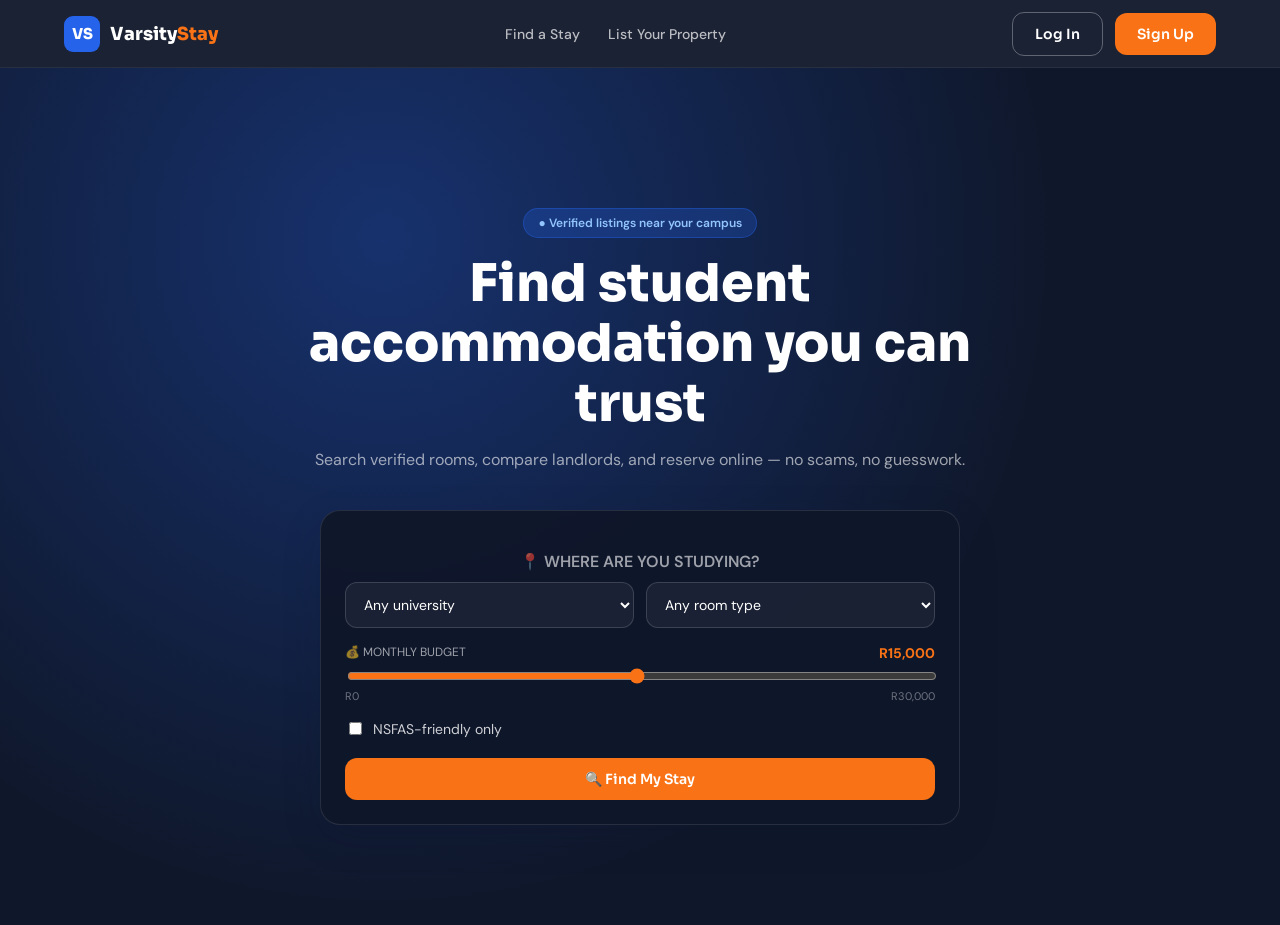
<file: index.html>
<!DOCTYPE html>
<html lang="en">
<head>
  <meta charset="UTF-8">
  <meta name="viewport" content="width=device-width, initial-scale=1.0">
  <title>VarsityStay — Find Your Stay</title>
  <link rel="preconnect" href="https://fonts.googleapis.com">
  <link href="https://fonts.googleapis.com/css2?family=DM+Sans:wght@400;500;700&family=Sora:wght@600;700;800;900&display=swap" rel="stylesheet">
  <link rel="stylesheet" href="css/styles.css">
</head>
<body>
  <div class="page">
    <div id="nav-placeholder"></div>

    <main class="main">
      <section class="hero">
        <div class="hero-content">
          <span class="hero-badge">● Verified listings near your campus</span>
          <h1>Find student accommodation you can trust</h1>
          <p>Search verified rooms, compare landlords, and reserve online — no scams, no guesswork.</p>
        </div>

        <div class="search-card">
          <p class="search-label">📍 WHERE ARE YOU STUDYING?</p>
          <div class="search-grid">
            <select id="university-select">
              <option value="">Any university</option>
            </select>
            <select id="room-type-select">
              <option value="">Any room type</option>
              <option value="Single room">Single room</option>
              <option value="Shared room">Shared room</option>
              <option value="Studio">Studio</option>
            </select>
          </div>

          <div class="budget-row">
            <span>💰 MONTHLY BUDGET</span>
            <span class="budget-value" id="budget-display">R15,000</span>
          </div>
          <input type="range" id="budget-slider" min="500" max="30000" step="100" value="15000">
          <div class="range-labels"><span>R0</span><span>R30,000</span></div>

          <label class="checkbox-row">
            <input type="checkbox" id="nsfas-checkbox">
            NSFAS-friendly only
          </label>

          <button class="btn btn-primary btn-block" style="margin-top:20px" id="search-btn">🔍 Find My Stay</button>
        </div>
      </section>
    </main>
  </div>

  <script src="js/lib/supabase.js"></script>
  <script src="js/config.js"></script>
  <script src="js/auth.js"></script>
  <script src="js/nav.js"></script>
  <script>
    const budgetSlider = document.getElementById('budget-slider');
    const budgetDisplay = document.getElementById('budget-display');
    budgetSlider.addEventListener('input', () => {
      budgetDisplay.textContent = 'R' + Number(budgetSlider.value).toLocaleString();
    });

    async function loadUniversities() {
      const { data } = await supabaseClient.from('properties').select('university');
      if (!data) return;
      const unique = [...new Set(data.map(r => r.university))].sort();
      const select = document.getElementById('university-select');
      unique.forEach(u => {
        const opt = document.createElement('option');
        opt.value = u;
        opt.textContent = u;
        select.appendChild(opt);
      });
    }
    loadUniversities();

    document.getElementById('search-btn').addEventListener('click', () => {
      const params = new URLSearchParams();
      const uni = document.getElementById('university-select').value;
      const roomType = document.getElementById('room-type-select').value;
      const nsfas = document.getElementById('nsfas-checkbox').checked;
      if (uni) params.set('university', uni);
      if (roomType) params.set('room_type', roomType);
      params.set('max_budget', budgetSlider.value);
      if (nsfas) params.set('nsfas_only', 'true');
      window.location.href = 'properties.html?' + params.toString();
    });
  </script>
</body>
</html>
</file>
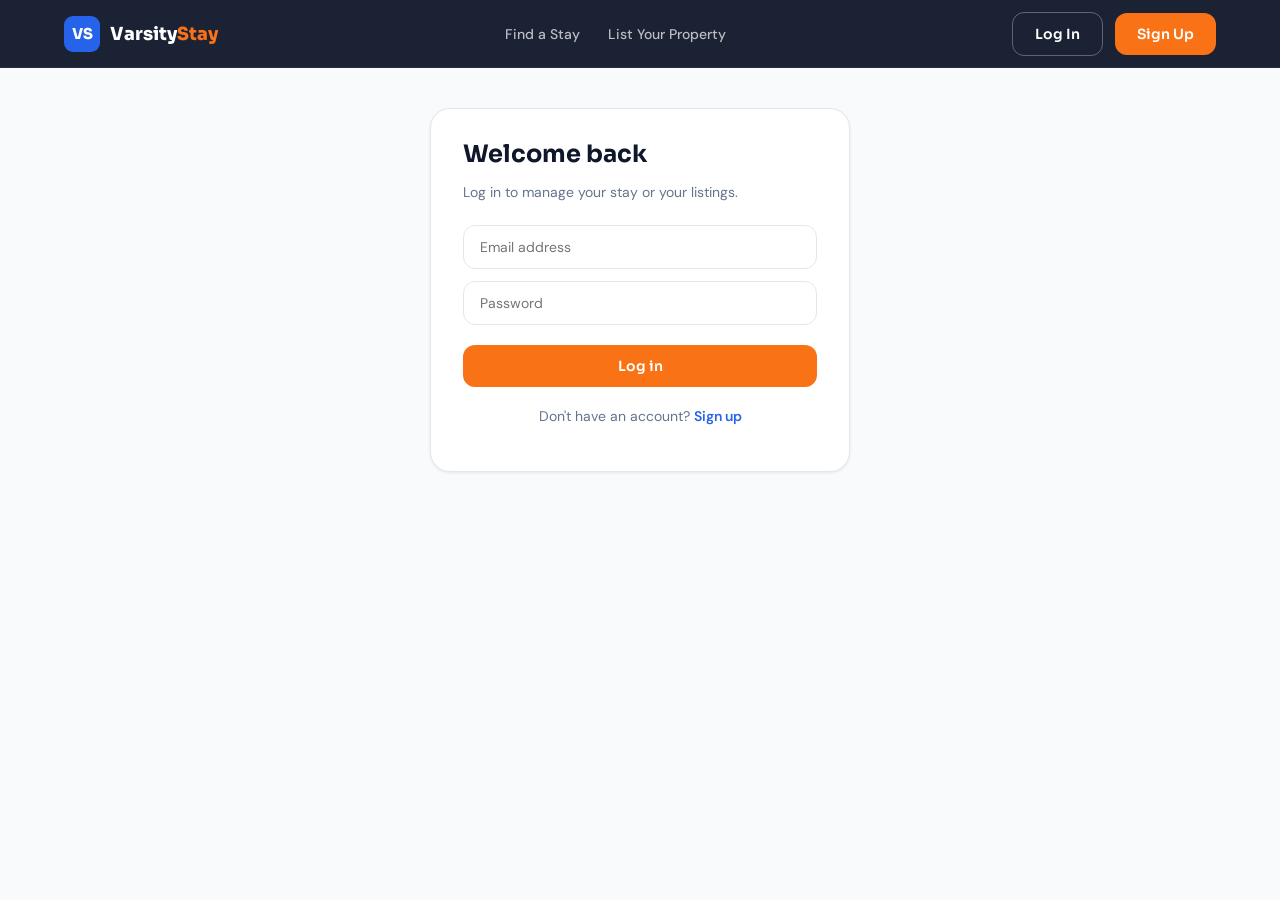
<file: dashboard-landlord.html>
<!DOCTYPE html>
<html lang="en">
<head>
  <meta charset="UTF-8">
  <meta name="viewport" content="width=device-width, initial-scale=1.0">
  <title>My Listings — VarsityStay</title>
  <link rel="preconnect" href="https://fonts.googleapis.com">
  <link href="https://fonts.googleapis.com/css2?family=DM+Sans:wght@400;500;700&family=Sora:wght@600;700;800;900&display=swap" rel="stylesheet">
  <link rel="stylesheet" href="css/styles.css">
  <style>
    .listing-card { background:#fff; border:1px solid var(--gray-200); border-radius:16px; padding:20px; }
    .listing-card .name { font-weight:700; }
    .listing-card .meta { color:var(--gray-500); font-size:13px; margin-top:2px; }
  </style>
</head>
<body>
  <div class="page">
    <div id="nav-placeholder"></div>
    <main class="main" style="background:var(--gray-50)">
      <div class="container" style="padding-top:32px;padding-bottom:60px">
        <div class="dash-header">
          <div>
            <h1>My Listings</h1>
            <p id="signed-in-as">Loading…</p>
          </div>
          <button class="btn btn-ghost" id="logout-btn">Log out</button>
        </div>
        <div id="listings-container"></div>
      </div>
    </main>
  </div>

  <script src="js/lib/supabase.js"></script>
  <script src="js/config.js"></script>
  <script src="js/auth.js"></script>
  <script src="js/nav.js"></script>
  <script>
    document.getElementById('logout-btn').addEventListener('click', logOut);

    async function loadDashboard() {
      const user = await requireAuth();
      if (!user) return;

      const profile = await getCurrentProfile();
      document.getElementById('signed-in-as').textContent = `Signed in as ${profile?.full_name || ''}`;

      const { data: properties } = await supabaseClient
        .from('properties')
        .select('*')
        .eq('landlord_id', user.id);

      const container = document.getElementById('listings-container');

      if (!properties || properties.length === 0) {
        container.innerHTML = `
          <div class="empty-state">
            <p>You haven't listed a property yet.</p>
            <p style="font-size:13px;color:var(--gray-400);margin-top:4px">Adding listings is coming in Week 2.</p>
          </div>
        `;
        return;
      }

      container.innerHTML = `<div class="grid">` + properties.map(p => `
        <div class="listing-card">
          <div class="name">${p.name}</div>
          <div class="meta">R${Number(p.monthly_rent).toLocaleString()}/mo · ${p.available ? 'Available' : 'Unavailable'}</div>
        </div>
      `).join('') + `</div>`;
    }
    loadDashboard();
  </script>
</body>
</html>
</file>
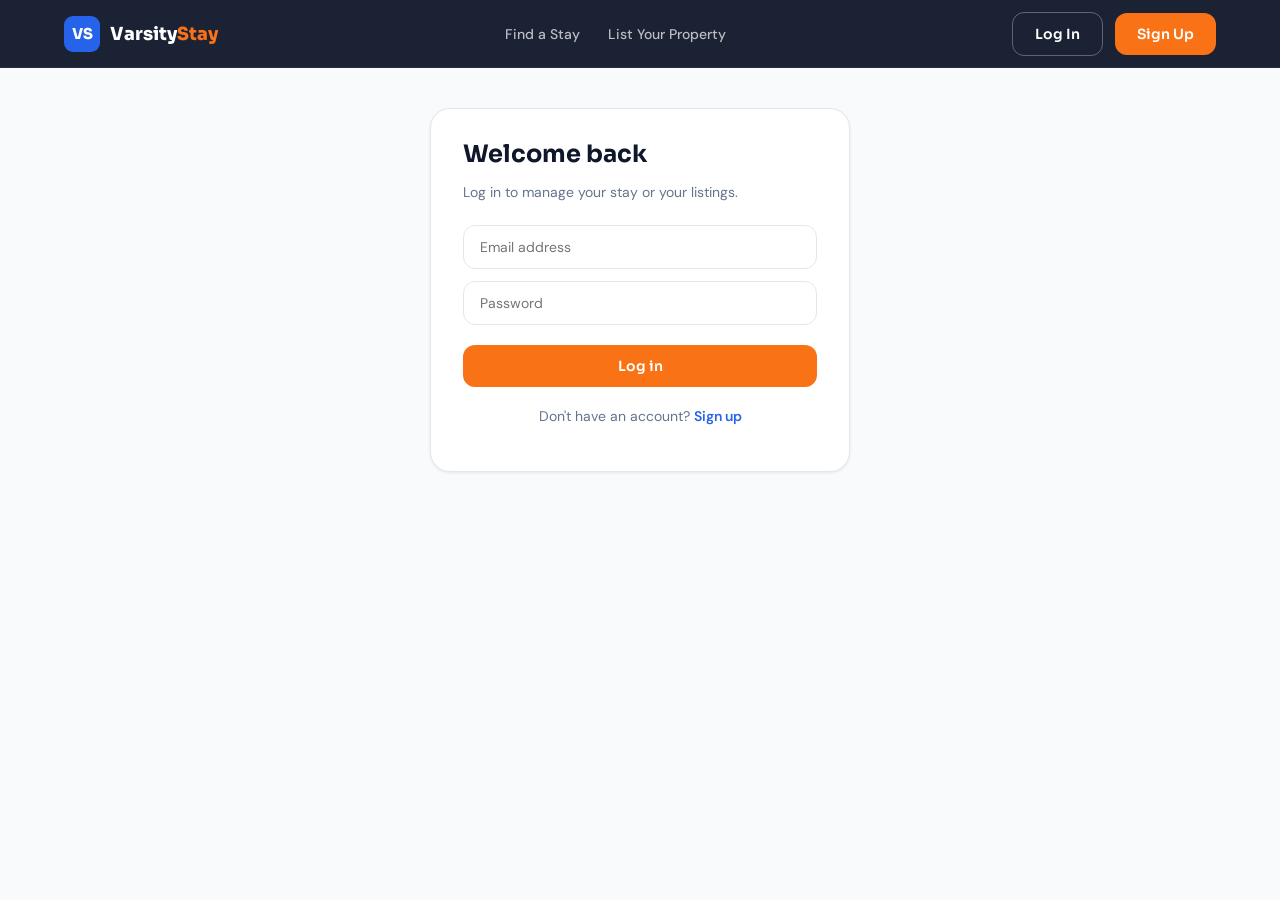
<file: dashboard-student.html>
<!DOCTYPE html>
<html lang="en">
<head>
  <meta charset="UTF-8">
  <meta name="viewport" content="width=device-width, initial-scale=1.0">
  <title>My Stay — VarsityStay</title>
  <link rel="preconnect" href="https://fonts.googleapis.com">
  <link href="https://fonts.googleapis.com/css2?family=DM+Sans:wght@400;500;700&family=Sora:wght@600;700;800;900&display=swap" rel="stylesheet">
  <link rel="stylesheet" href="css/styles.css">
  <style>
    .res-card { background:#fff; border:1px solid var(--gray-200); border-radius:16px; padding:20px; margin-bottom:12px; }
    .res-card .name { font-weight:700; }
    .res-card .meta { color:var(--gray-500); font-size:13px; margin-top:2px; }
    .status { text-transform: capitalize; font-weight: 600; }
  </style>
</head>
<body>
  <div class="page">
    <div id="nav-placeholder"></div>
    <main class="main" style="background:var(--gray-50)">
      <div class="container" style="padding-top:32px;padding-bottom:60px">
        <div class="dash-header">
          <div>
            <h1>My Stay</h1>
            <p id="signed-in-as">Loading…</p>
          </div>
          <button class="btn btn-ghost" id="logout-btn">Log out</button>
        </div>
        <div id="reservations-container"></div>
      </div>
    </main>
  </div>

  <script src="js/lib/supabase.js"></script>
  <script src="js/config.js"></script>
  <script src="js/auth.js"></script>
  <script src="js/nav.js"></script>
  <script>
    document.getElementById('logout-btn').addEventListener('click', logOut);

    async function loadDashboard() {
      const user = await requireAuth();
      if (!user) return;

      const profile = await getCurrentProfile();
      document.getElementById('signed-in-as').textContent = `Signed in as ${profile?.full_name || ''}`;

      const { data: reservations } = await supabaseClient
        .from('reservations')
        .select('*, properties(name, city, monthly_rent)')
        .eq('student_id', user.id);

      const container = document.getElementById('reservations-container');

      if (!reservations || reservations.length === 0) {
        container.innerHTML = `
          <div class="empty-state">
            <p>You haven't reserved a room yet.</p>
            <a href="properties.html" class="btn btn-primary" style="margin-top:16px;display:inline-flex">Browse listings</a>
          </div>
        `;
        return;
      }

      container.innerHTML = reservations.map(r => `
        <div class="res-card">
          <div class="name">${r.properties?.name || 'Property'}</div>
          <div class="meta">${r.properties?.city || ''}</div>
          <div class="meta">Status: <span class="status">${r.status.replace('_', ' ')}</span></div>
        </div>
      `).join('');
    }
    loadDashboard();
  </script>
</body>
</html>
</file>
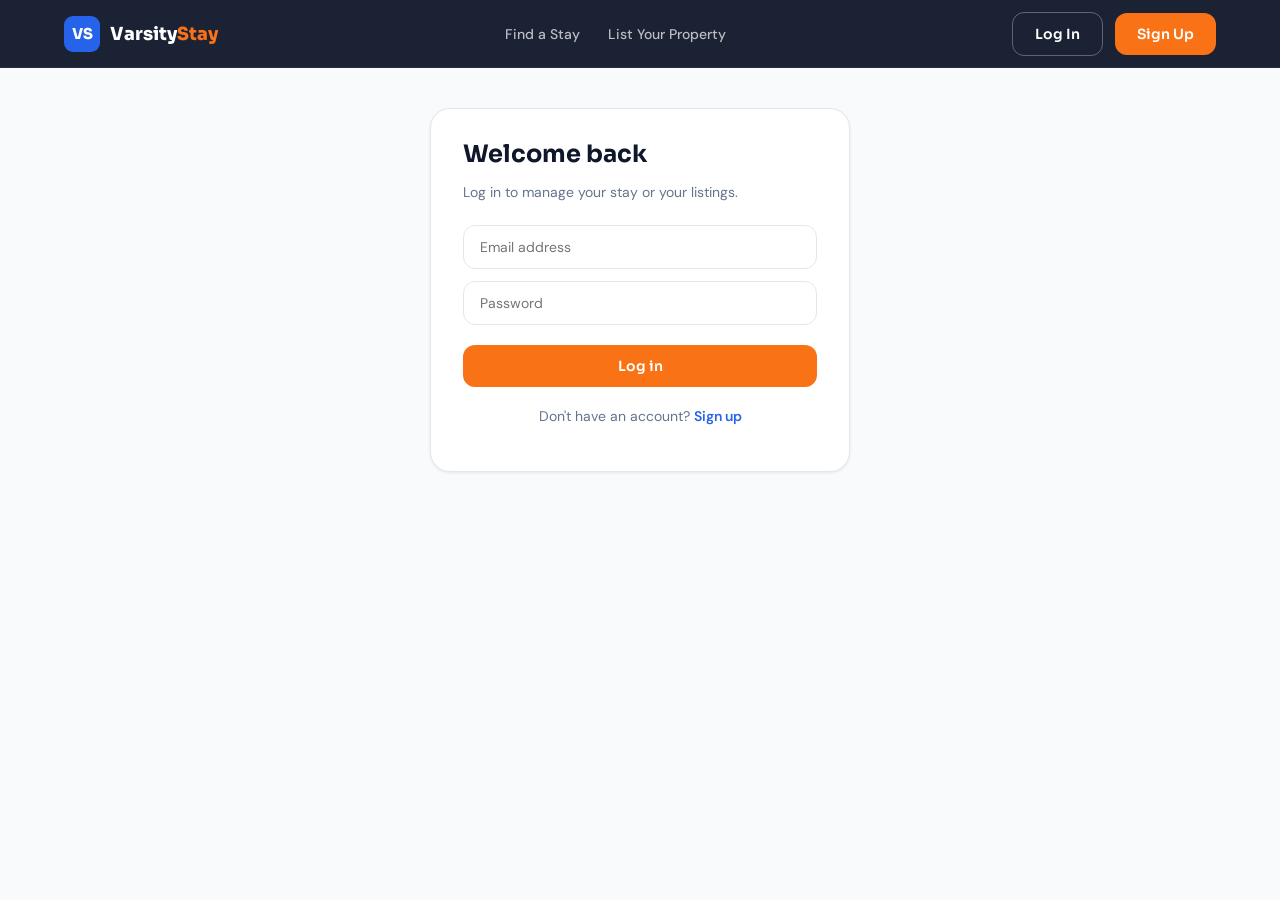
<file: login.html>
<!DOCTYPE html>
<html lang="en">
<head>
  <meta charset="UTF-8">
  <meta name="viewport" content="width=device-width, initial-scale=1.0">
  <title>Log In — VarsityStay</title>
  <link rel="preconnect" href="https://fonts.googleapis.com">
  <link href="https://fonts.googleapis.com/css2?family=DM+Sans:wght@400;500;700&family=Sora:wght@600;700;800;900&display=swap" rel="stylesheet">
  <link rel="stylesheet" href="css/styles.css">
</head>
<body>
  <div class="page">
    <div id="nav-placeholder"></div>
    <main class="main" style="background:var(--gray-50)">
      <div class="form-card">
        <h1>Welcome back</h1>
        <p class="form-sub">Log in to manage your stay or your listings.</p>

        <div class="error-box hidden" id="error-box"></div>

        <form id="login-form">
          <input class="field" name="email" type="email" placeholder="Email address" required>
          <input class="field" name="password" type="password" placeholder="Password" required>
          <button type="submit" class="btn btn-primary btn-block" style="margin-top:8px">Log in</button>
        </form>

        <p class="form-footer">Don't have an account? <a href="signup.html">Sign up</a></p>
      </div>
    </main>
  </div>

  <script src="js/lib/supabase.js"></script>
  <script src="js/config.js"></script>
  <script src="js/auth.js"></script>
  <script src="js/nav.js"></script>
  <script>
    document.getElementById('login-form').addEventListener('submit', async (e) => {
      e.preventDefault();
      const errorBox = document.getElementById('error-box');
      errorBox.classList.add('hidden');
      const fd = new FormData(e.target);

      try {
        const profile = await logIn({ email: fd.get('email'), password: fd.get('password') });
        window.location.href = profile?.role === 'landlord' ? 'dashboard-landlord.html' : 'dashboard-student.html';
      } catch (err) {
        errorBox.textContent = err.message || 'Invalid login.';
        errorBox.classList.remove('hidden');
      }
    });
  </script>
</body>
</html>
</file>
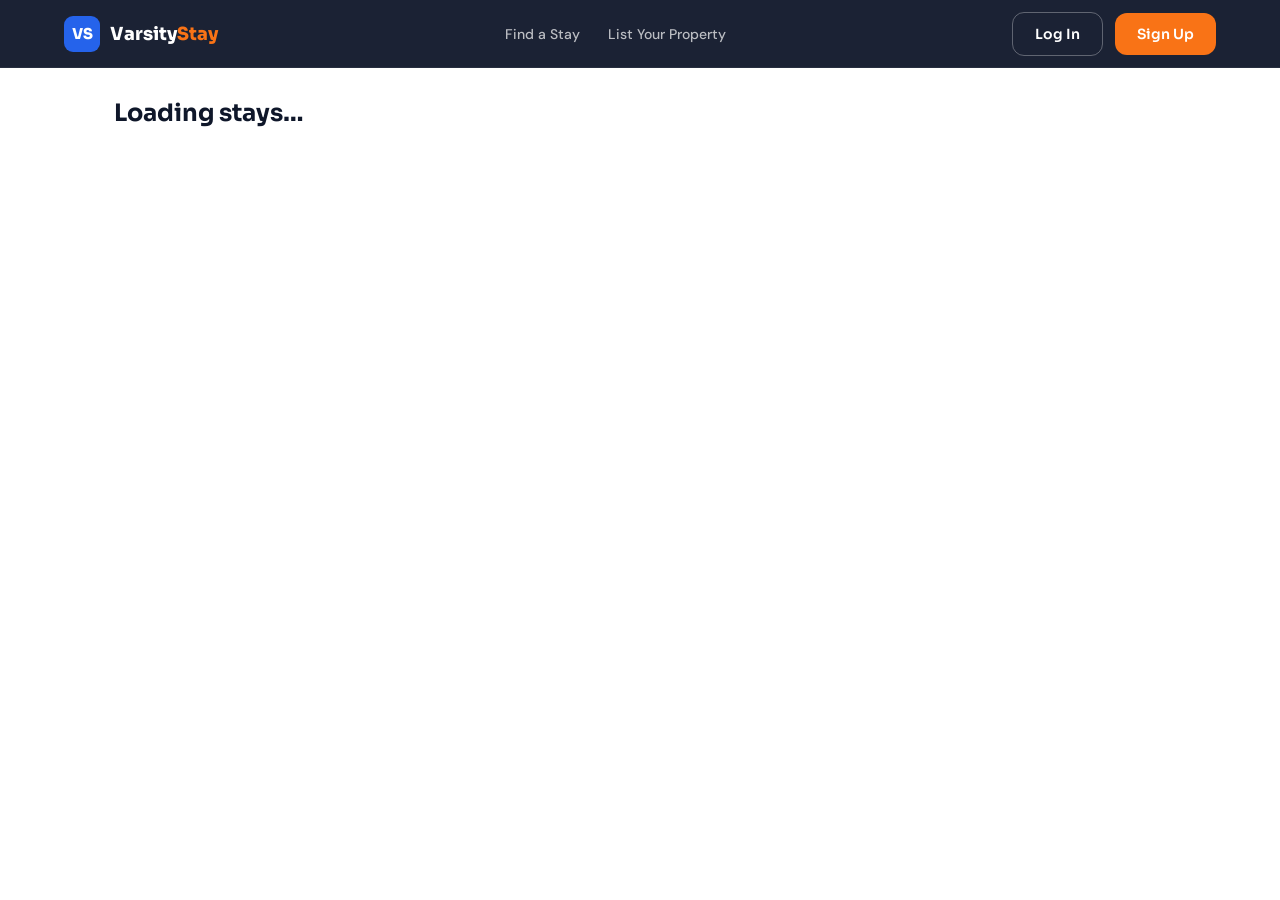
<file: properties.html>
<!DOCTYPE html>
<html lang="en">
<head>
  <meta charset="UTF-8">
  <meta name="viewport" content="width=device-width, initial-scale=1.0">
  <title>Find a Stay — VarsityStay</title>
  <link rel="preconnect" href="https://fonts.googleapis.com">
  <link href="https://fonts.googleapis.com/css2?family=DM+Sans:wght@400;500;700&family=Sora:wght@600;700;800;900&display=swap" rel="stylesheet">
  <link rel="stylesheet" href="css/styles.css">
  <style>
    .listing-header { padding: 32px 0 8px; }
    .listing-header h1 { font-size: 24px; }
    .listing-header p { color: var(--gray-500); font-size: 14px; margin-top: 4px; }
  </style>
</head>
<body>
  <div class="page">
    <div id="nav-placeholder"></div>

    <main class="main">
      <div class="container">
        <div class="listing-header">
          <h1 id="result-count">Loading stays…</h1>
          <p id="result-sub"></p>
        </div>
        <div class="grid" id="property-grid"></div>
        <div class="empty-state hidden" id="empty-state">
          <p>No listings match those filters yet.</p>
          <p style="font-size:13px;color:var(--gray-400);margin-top:4px">Try widening your budget or picking a different university.</p>
        </div>
      </div>
    </main>
  </div>

  <script src="js/lib/supabase.js"></script>
  <script src="js/config.js"></script>
  <script src="js/auth.js"></script>
  <script src="js/nav.js"></script>
  <script>
    function cardHTML(p) {
      const bg = p.image_url ? `background-image:url(${p.image_url})` : '';
      return `
        <div class="card">
          <div class="card-image" style="${bg}">
            ${p.verified ? '<span class="badge badge-verified">✓ Verified</span>' : ''}
            <span class="badge badge-price">R${Number(p.monthly_rent).toLocaleString()}/mo</span>
          </div>
          <div class="card-body">
            <div class="card-title">${p.name}</div>
            <div class="card-meta">📍 ${p.city} — ${p.distance_minutes} min walk from campus</div>
            <div class="card-nsfas ${p.nsfas_accredited ? 'yes' : 'no'}">
              ${p.nsfas_accredited ? '✓ NSFAS accredited' : '✕ Not NSFAS accredited'}
            </div>
            <div class="tags">
              <span class="tag">${p.room_type}</span>
              ${(p.amenities || []).slice(0, 2).map(a => `<span class="tag">${a}</span>`).join('')}
            </div>
            <div class="card-footer">
              <span style="font-size:12px;font-weight:600">${p.rating ? '⭐ ' + p.rating : ''}</span>
              <a class="card-link" href="property.html?id=${p.id}">View details</a>
            </div>
          </div>
        </div>
      `;
    }

    async function loadProperties() {
      const params = new URLSearchParams(window.location.search);
      let query = supabaseClient.from('properties').select('*').eq('available', true);

      const university = params.get('university');
      const roomType = params.get('room_type');
      const maxBudget = params.get('max_budget');
      const nsfasOnly = params.get('nsfas_only') === 'true';

      if (university) query = query.eq('university', university);
      if (roomType) query = query.eq('room_type', roomType);
      if (maxBudget) query = query.lte('monthly_rent', Number(maxBudget));
      if (nsfasOnly) query = query.eq('nsfas_accredited', true);

      const { data, error } = await query.order('created_at', { ascending: false });

      const grid = document.getElementById('property-grid');
      const countEl = document.getElementById('result-count');
      const subEl = document.getElementById('result-sub');
      const emptyEl = document.getElementById('empty-state');

      if (error) {
        countEl.textContent = 'Something went wrong loading listings.';
        console.error(error);
        return;
      }

      countEl.textContent = `${data.length} ${data.length === 1 ? 'stay' : 'stays'} found`;
      subEl.textContent = [
        university || 'All universities',
        maxBudget ? `up to R${Number(maxBudget).toLocaleString()}/mo` : null,
      ].filter(Boolean).join(' · ');

      if (data.length === 0) {
        emptyEl.classList.remove('hidden');
        return;
      }
      grid.innerHTML = data.map(cardHTML).join('');
    }

    loadProperties();
  </script>
</body>
</html>
</file>
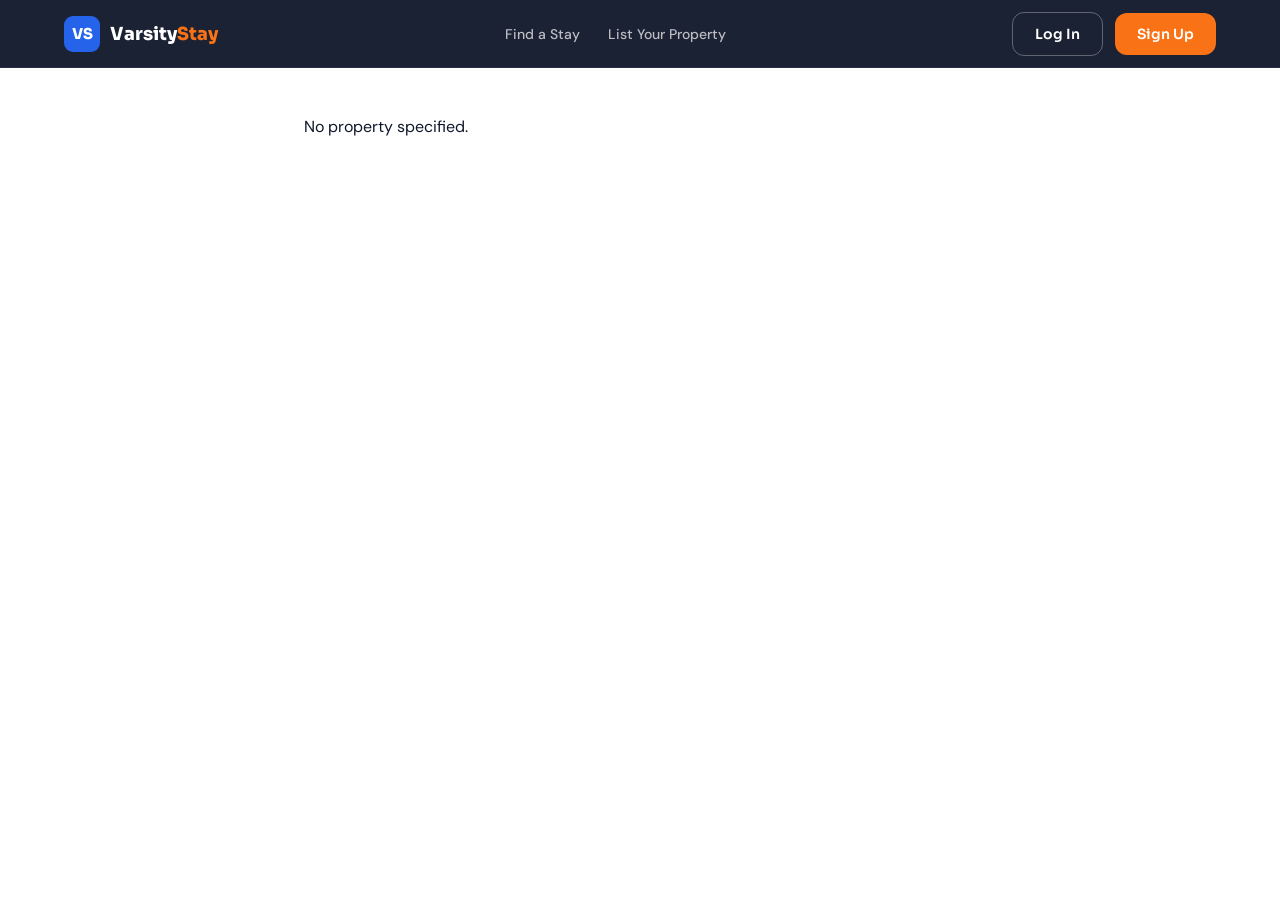
<file: property.html>
<!DOCTYPE html>
<html lang="en">
<head>
  <meta charset="UTF-8">
  <meta name="viewport" content="width=device-width, initial-scale=1.0">
  <title>VarsityStay</title>
  <link rel="preconnect" href="https://fonts.googleapis.com">
  <link href="https://fonts.googleapis.com/css2?family=DM+Sans:wght@400;500;700&family=Sora:wght@600;700;800;900&display=swap" rel="stylesheet">
  <link rel="stylesheet" href="css/styles.css">
  <style>
    .detail-wrap { max-width: 720px; margin: 0 auto; padding: 32px 24px 60px; }
    .detail-desc { color: var(--gray-600); font-size: 14px; line-height: 1.7; margin-top: 20px; }
  </style>
</head>
<body>
  <div class="page">
    <div id="nav-placeholder"></div>
    <main class="main">
      <div class="detail-wrap" id="detail-content">
        <p style="color:var(--gray-500)">Loading…</p>
      </div>
    </main>
  </div>

  <script src="js/lib/supabase.js"></script>
  <script src="js/config.js"></script>
  <script src="js/auth.js"></script>
  <script src="js/nav.js"></script>
  <script>
    async function loadProperty() {
      const id = new URLSearchParams(window.location.search).get('id');
      const content = document.getElementById('detail-content');
      if (!id) { content.innerHTML = '<p>No property specified.</p>'; return; }

      const { data: p, error } = await supabaseClient.from('properties').select('*').eq('id', id).single();
      if (error || !p) { content.innerHTML = '<p>Listing not found.</p>'; return; }

      const bg = p.image_url ? `background-image:url(${p.image_url})` : '';
      content.innerHTML = `
        <div class="detail-hero" style="${bg}">
          ${p.verified ? '<span class="badge badge-verified">✓ Verified</span>' : ''}
        </div>
        <div class="detail-title-row">
          <div>
            <h1>${p.name}</h1>
            <p style="color:var(--gray-500);font-size:14px;margin-top:6px">
              📍 ${p.city} — ${p.distance_minutes} min walk from ${p.university}
            </p>
          </div>
          <div class="detail-price">R${Number(p.monthly_rent).toLocaleString()}<span style="font-size:13px;color:var(--gray-400);font-family:'DM Sans',sans-serif;font-weight:400">/mo</span></div>
        </div>
        <div class="tags" style="margin-top:16px">
          <span class="tag">${p.room_type}</span>
          ${(p.amenities || []).map(a => `<span class="tag">${a}</span>`).join('')}
          ${p.nsfas_accredited ? '<span class="tag" style="background:rgba(16,185,129,.1);color:var(--green);font-weight:600">✓ NSFAS accredited</span>' : ''}
        </div>
        ${p.description ? `<p class="detail-desc">${p.description}</p>` : ''}
        <div class="detail-actions">
          <a href="book.html?id=${p.id}&type=viewing" class="btn btn-ghost">📅 Book a Viewing</a>
          <a href="reserve.html?id=${p.id}" class="btn btn-primary">Reserve Room</a>
        </div>
      `;
    }
    loadProperty();
  </script>
</body>
</html>
</file>
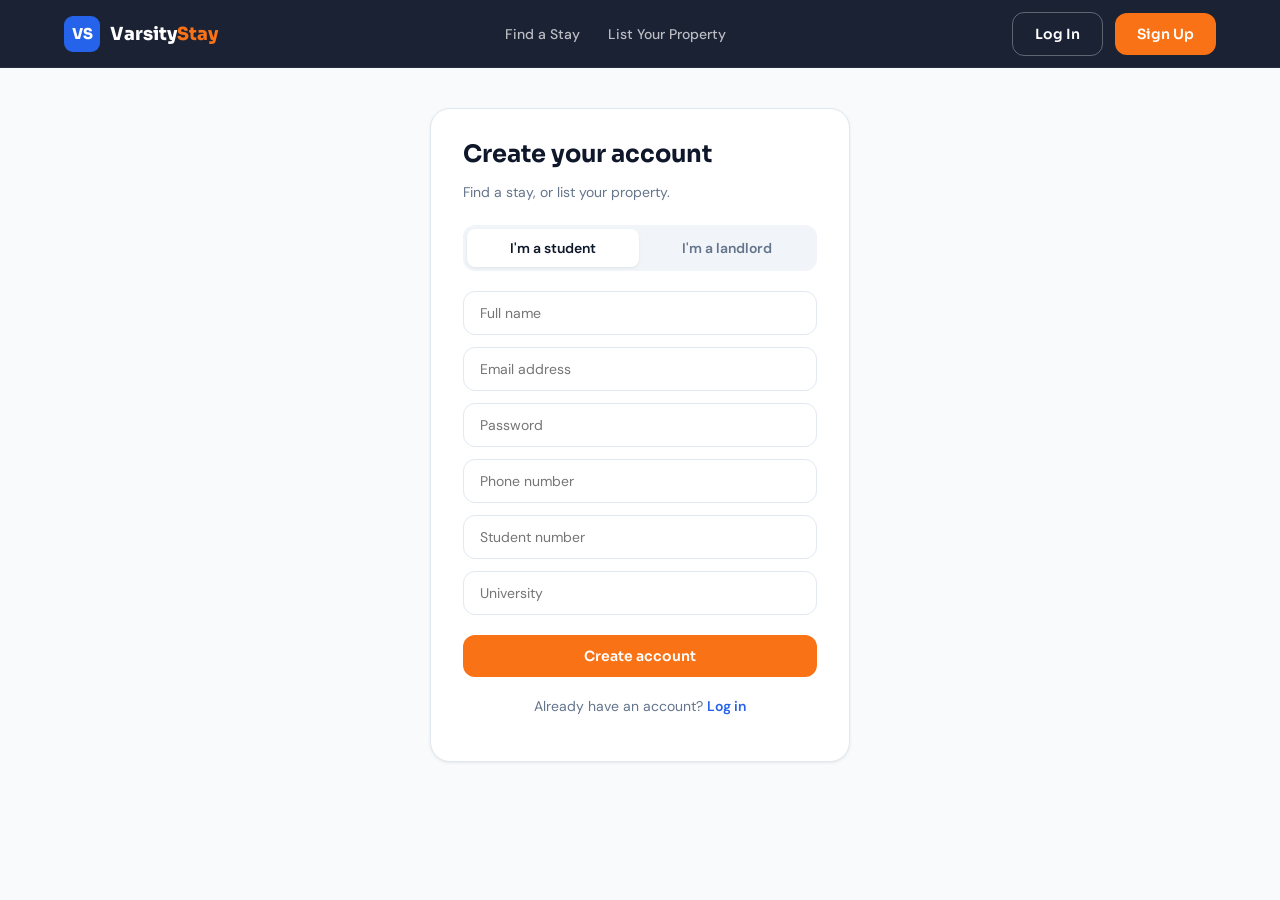
<file: signup.html>
<!DOCTYPE html>
<html lang="en">
<head>
  <meta charset="UTF-8">
  <meta name="viewport" content="width=device-width, initial-scale=1.0">
  <title>Sign Up — VarsityStay</title>
  <link rel="preconnect" href="https://fonts.googleapis.com">
  <link href="https://fonts.googleapis.com/css2?family=DM+Sans:wght@400;500;700&family=Sora:wght@600;700;800;900&display=swap" rel="stylesheet">
  <link rel="stylesheet" href="css/styles.css">
  <style>
    .info-box { background: rgba(16,185,129,.1); color: var(--green); font-size: 13px; padding: 10px 14px; border-radius: 10px; margin-bottom: 14px; }
  </style>
</head>
<body>
  <div class="page">
    <div id="nav-placeholder"></div>
    <main class="main" style="background:var(--gray-50)">
      <div class="form-card">
        <h1>Create your account</h1>
        <p class="form-sub">Find a stay, or list your property.</p>

        <div class="role-toggle">
          <button type="button" class="active" data-role="student">I'm a student</button>
          <button type="button" data-role="landlord">I'm a landlord</button>
        </div>

        <div class="error-box hidden" id="error-box"></div>
        <div class="info-box hidden" id="info-box"></div>

        <form id="signup-form">
          <input class="field" name="full_name" placeholder="Full name" required>
          <input class="field" name="email" type="email" placeholder="Email address" required>
          <input class="field" name="password" type="password" placeholder="Password" minlength="6" required>
          <input class="field" name="phone" placeholder="Phone number">

          <div id="student-fields">
            <input class="field" name="student_number" placeholder="Student number">
            <input class="field" name="university" placeholder="University">
          </div>
          <div id="landlord-fields" class="hidden">
            <input class="field" name="company_name" placeholder="Company / property name (optional)">
          </div>

          <button type="submit" id="submit-btn" class="btn btn-primary btn-block" style="margin-top:8px">Create account</button>
        </form>

        <p class="form-footer">Already have an account? <a href="login.html">Log in</a></p>
      </div>
    </main>
  </div>

 <script src="js/lib/supabase.js"></script>
<script src="js/config.js"></script>
<script src="js/auth.js"></script>
<script src="js/nav.js"></script>
  <script>
    let currentRole = 'student';
    document.querySelectorAll('.role-toggle button').forEach(btn => {
      btn.addEventListener('click', () => {
        document.querySelectorAll('.role-toggle button').forEach(b => b.classList.remove('active'));
        btn.classList.add('active');
        currentRole = btn.dataset.role;
        document.getElementById('student-fields').classList.toggle('hidden', currentRole !== 'student');
        document.getElementById('landlord-fields').classList.toggle('hidden', currentRole !== 'landlord');
      });
    });

    document.getElementById('signup-form').addEventListener('submit', async (e) => {
      e.preventDefault();
      const errorBox = document.getElementById('error-box');
      const infoBox = document.getElementById('info-box');
      const submitBtn = document.getElementById('submit-btn');
      errorBox.classList.add('hidden');
      infoBox.classList.add('hidden');
      submitBtn.disabled = true;
      const fd = new FormData(e.target);

      try {
        const result = await signUp({
          email: fd.get('email'),
          password: fd.get('password'),
          fullName: fd.get('full_name'),
          role: currentRole,
          phone: fd.get('phone'),
          studentNumber: fd.get('student_number'),
          university: fd.get('university'),
          companyName: fd.get('company_name'),
        });

        if (result.session) {
          // Logged in straight away (email confirmation is off)
          window.location.href = currentRole === 'landlord' ? 'dashboard-landlord.html' : 'dashboard-student.html';
        } else {
          // Email confirmation is on: they must click the link in their email first
          infoBox.textContent = 'Account created. Check your email and click the confirmation link, then log in.';
          infoBox.classList.remove('hidden');
          submitBtn.disabled = false;
        }
      } catch (err) {
        errorBox.textContent = err.message || 'Something went wrong.';
        errorBox.classList.remove('hidden');
        submitBtn.disabled = false;
      }
    });
  </script>
</body>
</html>
</file>
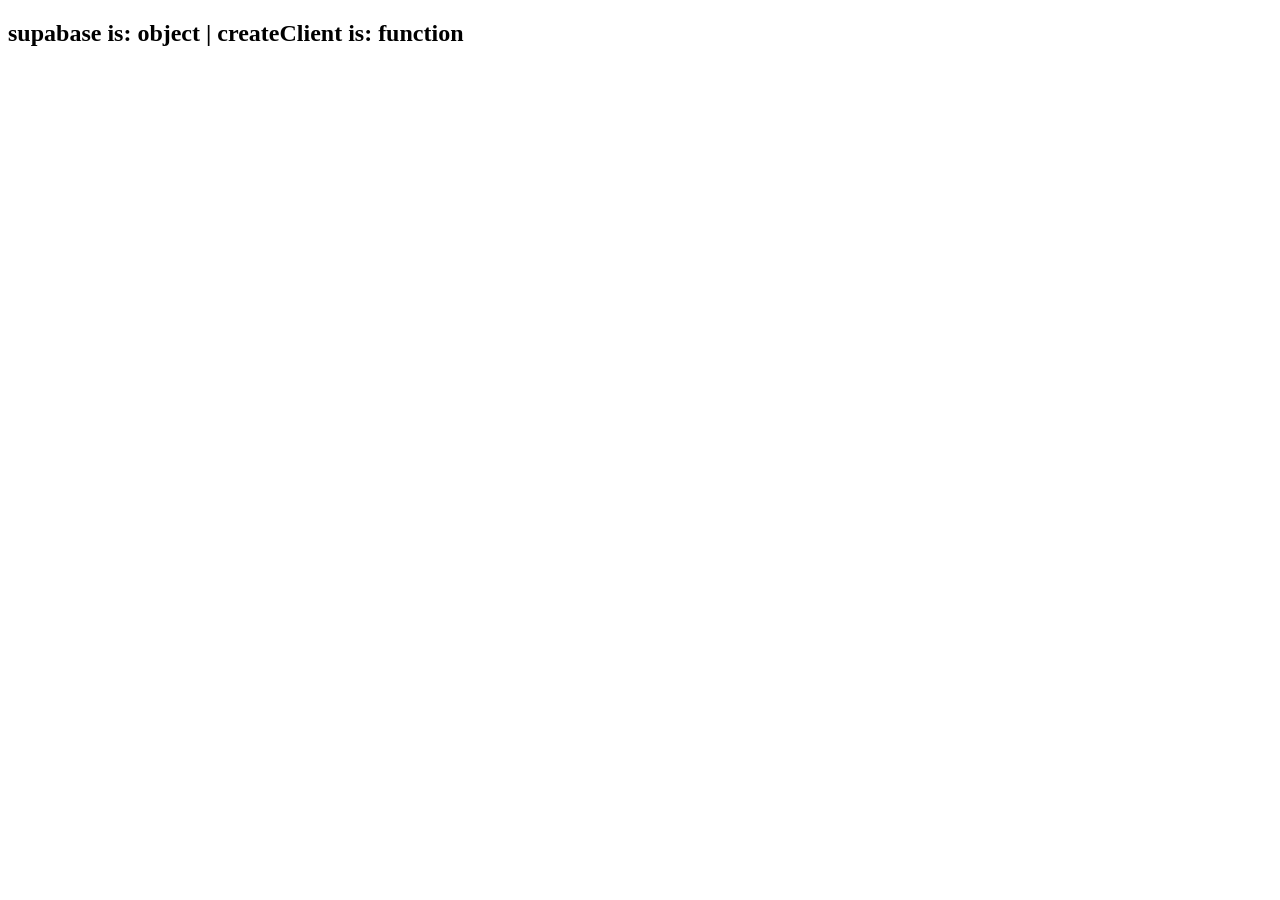
<file: test.html>
<!DOCTYPE html>
<html>
<body>
  <h2 id="result">Checking...</h2>
  <script src="js/lib/supabase.js"></script>
  <script>
    document.getElementById('result').textContent =
      'supabase is: ' + typeof supabase +
      ' | createClient is: ' + (typeof supabase !== 'undefined' ? typeof supabase.createClient : 'n/a');
  </script>
</body>
</html>
</file>
<file: css/styles.css>
:root {
  --navy: #0F172A;
  --royal: #2563EB;
  --orange: #F97316;
  --white: #FFFFFF;
  --gray-50: #F8FAFC;
  --gray-100: #F1F5F9;
  --gray-200: #E2E8F0;
  --gray-400: #94A3B8;
  --gray-500: #64748B;
  --gray-600: #475569;
  --green: #10B981;
  --red: #EF4444;
  --r: 12px;
  --r-lg: 20px;
  --shadow-sm: 0 1px 3px rgba(15,23,42,.08);
  --shadow-md: 0 4px 16px rgba(15,23,42,.10);
  --shadow-lg: 0 12px 40px rgba(15,23,42,.14);
}

* { box-sizing: border-box; }

body {
  margin: 0;
  font-family: 'DM Sans', sans-serif;
  color: var(--navy);
  background: var(--white);
  -webkit-font-smoothing: antialiased;
}

h1, h2, h3, h4 { font-family: 'Sora', sans-serif; line-height: 1.15; margin: 0; }
a { text-decoration: none; color: inherit; }
button, input, select, textarea { font-family: 'DM Sans', sans-serif; }

/* ---------- Layout ---------- */
.page { min-height: 100vh; display: flex; flex-direction: column; }
.main { flex: 1; padding-top: 68px; }
.container { max-width: 1100px; margin: 0 auto; padding: 0 24px; }

/* ---------- Nav ---------- */
.nav {
  position: fixed; top: 0; left: 0; right: 0; z-index: 1000; height: 68px;
  display: flex; align-items: center; justify-content: space-between;
  padding: 0 5%; background: rgba(15,23,42,.95); backdrop-filter: blur(20px);
  border-bottom: 1px solid rgba(255,255,255,.06);
}
.logo { display: flex; align-items: center; gap: 10px; }
.logo-mark {
  width: 36px; height: 36px; background: var(--royal); border-radius: 9px;
  display: flex; align-items: center; justify-content: center;
  font-family: 'Sora', sans-serif; font-weight: 900; font-size: 15px; color: #fff;
}
.logo-text { font-family: 'Sora', sans-serif; font-weight: 800; font-size: 18px; color: #fff; }
.logo-text em { color: var(--orange); font-style: normal; }
.nav-links { display: flex; align-items: center; gap: 28px; }
.nav-links a { color: rgba(255,255,255,.7); font-size: 14px; font-weight: 500; }
.nav-links a:hover { color: #fff; }
.nav-actions { display: flex; align-items: center; gap: 12px; }

/* ---------- Buttons ---------- */
.btn {
  display: inline-flex; align-items: center; justify-content: center; gap: 7px;
  padding: 12px 22px; border-radius: var(--r); font-family: 'Sora', sans-serif;
  font-weight: 600; font-size: 14px; border: none; cursor: pointer;
  transition: .2s; white-space: nowrap;
}
.btn-primary { background: var(--orange); color: #fff; }
.btn-primary:hover { background: #ea6c00; transform: translateY(-1px); }
.btn-outline { background: transparent; color: #fff; border: 1.5px solid rgba(255,255,255,.3); }
.btn-outline:hover { background: rgba(255,255,255,.1); }
.btn-ghost { background: transparent; color: var(--navy); border: 2px solid var(--gray-200); }
.btn-ghost:hover { border-color: var(--royal); color: var(--royal); }
.btn-block { width: 100%; }

/* ---------- Hero / search ---------- */
.hero {
  background: var(--navy); padding: 140px 24px 100px; text-align: center;
  position: relative; overflow: hidden;
}
.hero::before {
  content: ''; position: absolute; inset: 0;
  background: radial-gradient(circle at 30% 20%, rgba(37,99,235,.35), transparent 60%);
}
.hero-content { position: relative; z-index: 1; max-width: 680px; margin: 0 auto 40px; }
.hero-badge {
  display: inline-flex; align-items: center; gap: 8px; background: rgba(37,99,235,.25);
  border: 1px solid rgba(37,99,235,.4); color: #93c5fd; padding: 6px 14px;
  border-radius: 100px; font-size: 12px; font-weight: 600; margin-bottom: 16px;
}
.hero h1 { font-size: clamp(28px,5vw,52px); font-weight: 900; color: #fff; margin-bottom: 14px; }
.hero p { color: rgba(255,255,255,.6); font-size: 16px; }

.search-card {
  position: relative; z-index: 1; background: rgba(15,23,42,.95); border: 1px solid rgba(255,255,255,.1);
  border-radius: 20px; padding: 24px; max-width: 640px; margin: 0 auto; box-shadow: var(--shadow-lg);
}
.search-label { color: rgba(255,255,255,.6); font-size: 12px; font-weight: 600; margin-bottom: 10px; }
.search-grid { display: grid; grid-template-columns: 1fr 1fr; gap: 12px; }
.search-grid select, .search-card input[type=text] {
  background: rgba(255,255,255,.05); border: 1px solid rgba(255,255,255,.15); color: #fff;
  font-size: 14px; border-radius: 12px; padding: 12px 14px;
}
.budget-row { display: flex; justify-content: space-between; margin: 16px 0 4px; font-size: 12px; color: rgba(255,255,255,.6); }
.budget-value { color: var(--orange); font-weight: 700; font-size: 14px; }
input[type=range] { width: 100%; accent-color: var(--orange); }
.range-labels { display: flex; justify-content: space-between; font-size: 11px; color: rgba(255,255,255,.4); }
.checkbox-row { display: flex; align-items: center; gap: 8px; margin-top: 16px; font-size: 14px; color: rgba(255,255,255,.8); cursor: pointer; }

/* ---------- Property cards ---------- */
.grid { display: grid; grid-template-columns: repeat(auto-fill, minmax(260px, 1fr)); gap: 20px; }
.card {
  border: 1px solid var(--gray-200); border-radius: 16px; overflow: hidden; background: #fff;
  transition: box-shadow .2s;
}
.card:hover { box-shadow: var(--shadow-md); }
.card-image {
  height: 140px; background: linear-gradient(135deg, var(--royal), var(--navy));
  position: relative; background-size: cover; background-position: center;
}
.badge {
  position: absolute; background: rgba(0,0,0,.6); backdrop-filter: blur(4px); color: #fff;
  font-size: 11px; font-weight: 600; padding: 5px 10px; border-radius: 100px;
}
.badge-verified { top: 12px; left: 12px; }
.badge-price { bottom: 12px; left: 12px; }
.card-body { padding: 16px; }
.card-title { font-size: 15px; font-weight: 700; }
.card-meta { color: var(--gray-500); font-size: 12px; margin-top: 4px; }
.card-nsfas { font-size: 12px; font-weight: 600; margin-top: 4px; }
.card-nsfas.yes { color: var(--green); }
.card-nsfas.no { color: var(--gray-400); }
.tags { display: flex; flex-wrap: wrap; gap: 6px; margin-top: 10px; }
.tag { font-size: 11px; background: var(--gray-100); color: var(--gray-600); padding: 4px 8px; border-radius: 6px; }
.card-footer { display: flex; align-items: center; justify-content: space-between; margin-top: 12px; }
.card-link { color: var(--royal); font-size: 12px; font-weight: 600; }

/* ---------- Forms ---------- */
.form-card {
  max-width: 420px; margin: 40px auto; background: #fff; border: 1px solid var(--gray-200);
  border-radius: 20px; padding: 32px; box-shadow: var(--shadow-sm);
}
.form-card h1 { font-size: 24px; margin-bottom: 4px; }
.form-sub { color: var(--gray-500); font-size: 14px; margin-bottom: 24px; }
.field { width: 100%; border: 1px solid var(--gray-200); border-radius: 12px; padding: 12px 16px; font-size: 14px; margin-bottom: 12px; }
.field:focus { outline: none; border-color: var(--royal); }
.role-toggle { display: flex; gap: 2px; background: var(--gray-100); border-radius: 12px; padding: 4px; margin-bottom: 20px; }
.role-toggle button {
  flex: 1; border: none; background: transparent; padding: 10px; border-radius: 8px;
  font-size: 14px; font-weight: 600; color: var(--gray-500); cursor: pointer;
}
.role-toggle button.active { background: #fff; color: var(--navy); box-shadow: var(--shadow-sm); }
.error-box { background: rgba(239,68,68,.1); color: var(--red); font-size: 13px; padding: 10px 14px; border-radius: 10px; margin-bottom: 14px; }
.form-footer { text-align: center; font-size: 14px; color: var(--gray-500); margin-top: 20px; }
.form-footer a { color: var(--royal); font-weight: 600; }
.hidden { display: none !important; }

/* ---------- Dashboard ---------- */
.dash-header { display: flex; align-items: center; justify-content: space-between; margin-bottom: 24px; }
.dash-header h1 { font-size: 24px; }
.dash-header p { color: var(--gray-500); font-size: 14px; margin-top: 2px; }
.empty-state { text-align: center; padding: 60px 20px; background: #fff; border: 1px solid var(--gray-200); border-radius: 16px; }
.empty-state p { color: var(--gray-500); }

/* ---------- Detail page ---------- */
.detail-hero { height: 260px; border-radius: 20px; background: linear-gradient(135deg, var(--royal), var(--navy)); background-size: cover; background-position: center; position: relative; margin-bottom: 24px; }
.detail-title-row { display: flex; align-items: flex-start; justify-content: space-between; flex-wrap: wrap; gap: 12px; }
.detail-price { font-family: 'Sora', sans-serif; font-weight: 800; font-size: 24px; }
.detail-actions { display: flex; gap: 12px; margin-top: 32px; }
.detail-actions a { flex: 1; text-align: center; padding: 14px; }

@media (max-width: 640px) {
  .search-grid { grid-template-columns: 1fr; }
  .nav-links { display: none; }
}
</file>
